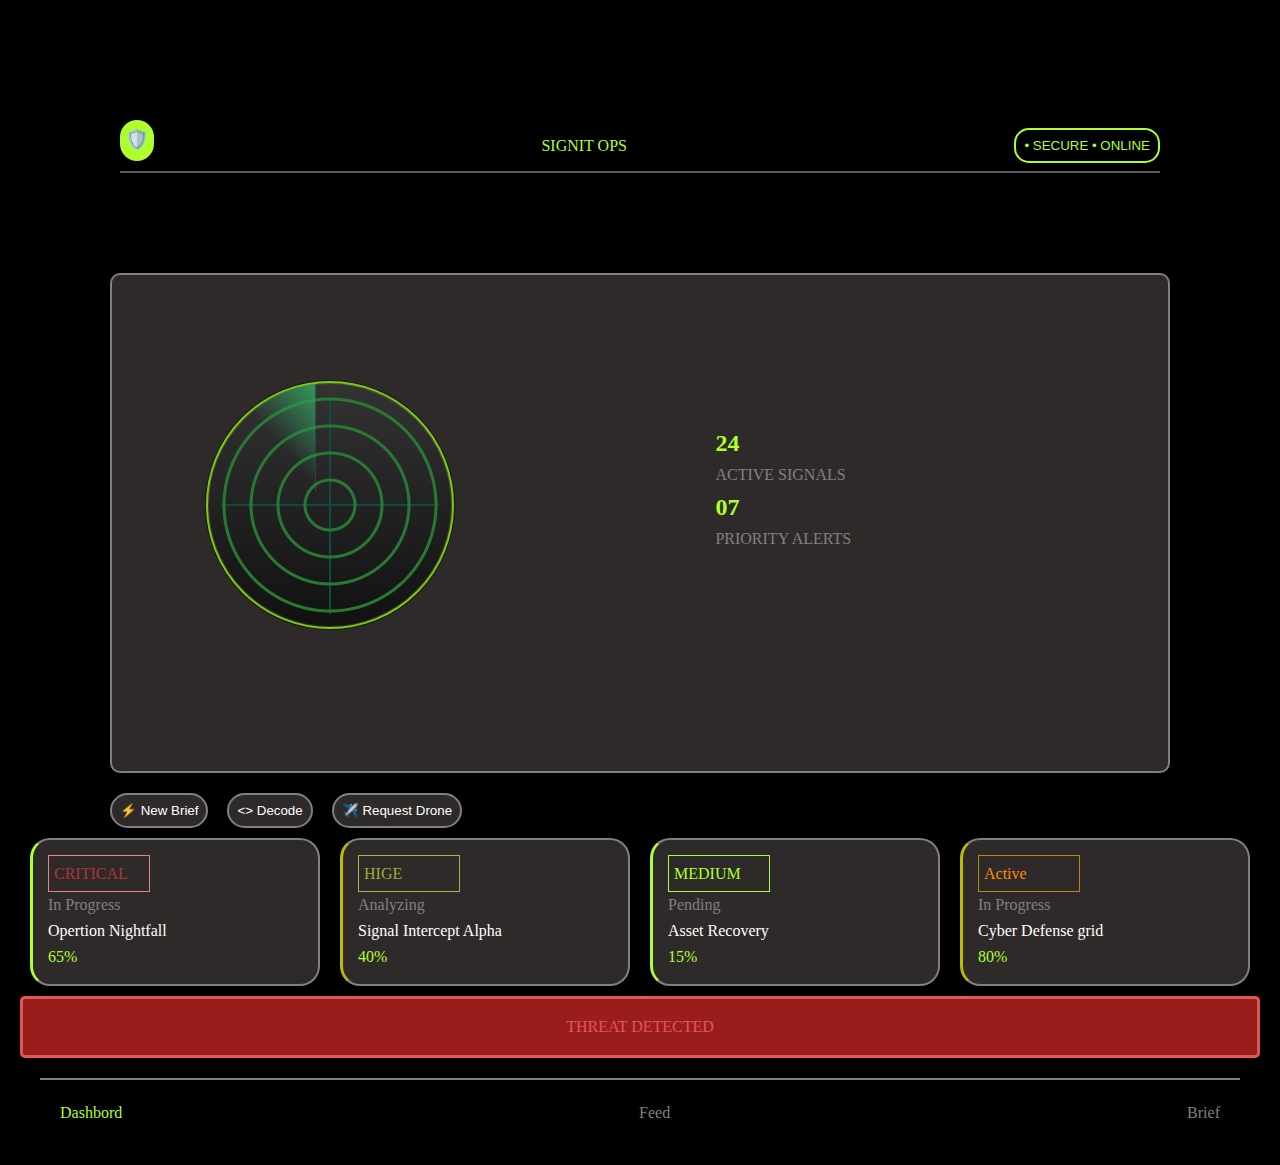
<file: index.html>
<!DOCTYPE html>
<html lang="en">

<head>
    <meta charset="UTF-8">
    <meta name="viewport" content="width=device-width, initial-scale=1.0">
    <title>Radar</title>
    <link rel="stylesheet" href="style.css">
</head>

<body>
    <div class="container">
        <nav class="navbar">
            <div class="logo">
                🛡️
                <!-- <img src="https://media.discordapp.net/attachments/1422164469110538303/1466333612961169533/shield.png?ex=697c5d18&is=697b0b98&hm=a2d01e8abd0fc8b1ffbcf401c3c147f5c2b24f053ee1112f82d58776ca7a5a75&=&format=webp&quality=lossless" alt=""> -->
            </div>
            <div class="nav-p">
                <p>SIGNIT OPS</p>
            </div>
            <div>
                <button type="button">• SECURE • ONLINE</button>
            </div>
        </nav>
        <div class="radar-container"> 
        <div class="radar">
            <div class='sweep'></div>
        </div>
        <div class="info">
            <h2> 24 </h2>
            <p>ACTIVE SIGNALS</p>
            <h2> 07 </h2>
            <p>PRIORITY ALERTS</p>
        </div>
        </div>
        <main>
            <section class="main-buttons">
                <button class="new-brief" type="button">⚡ New Brief</button>
                <button class="decode" type="button"> <> Decode</button>
                <button class="drone" type="button">✈️ Request Drone</button>
            </section>

            <section class="main-cards">
                <div class="card1">
                    <p class="littel-box">CRITICAL</p>
                    <p class="top-right">In Progress</p>
                    <p class="headline">Opertion Nightfall</p>
                    <p class="percent">65%</p>
                </div>
                <div class="card2">
                    <p class="littel-box">HIGE</p>
                    <p class="top-right">Analyzing</p>
                    <p class="headline">Signal Intercept Alpha</p>
                    <p class="percent">40%</p>
                </div>
                <div class="card3">
                    <p class="littel-box">MEDIUM</p>
                    <p class="top-right">Pending</p>
                    <p class="headline">Asset Recovery</p>
                    <p class="percent">15%</p>
                </div>
                <div class="card4">
                    <p class="littel-box">Active</p>
                    <p class="top-right">In Progress</p>
                    <p class="headline">Cyber Defense grid</p>
                    <p class="percent">80%</p>
                </div>
            </section>
            <section class="buttom-main">
                <p>THREAT DETECTED</p>
            </section>
        </main>
        <footer>
            <ul>
                <li id="color">Dashbord</li>
                <li>Feed</li>
                <li>Brief</li>
            </ul>
        </footer>
    </div>

</body>

</html>
</file>
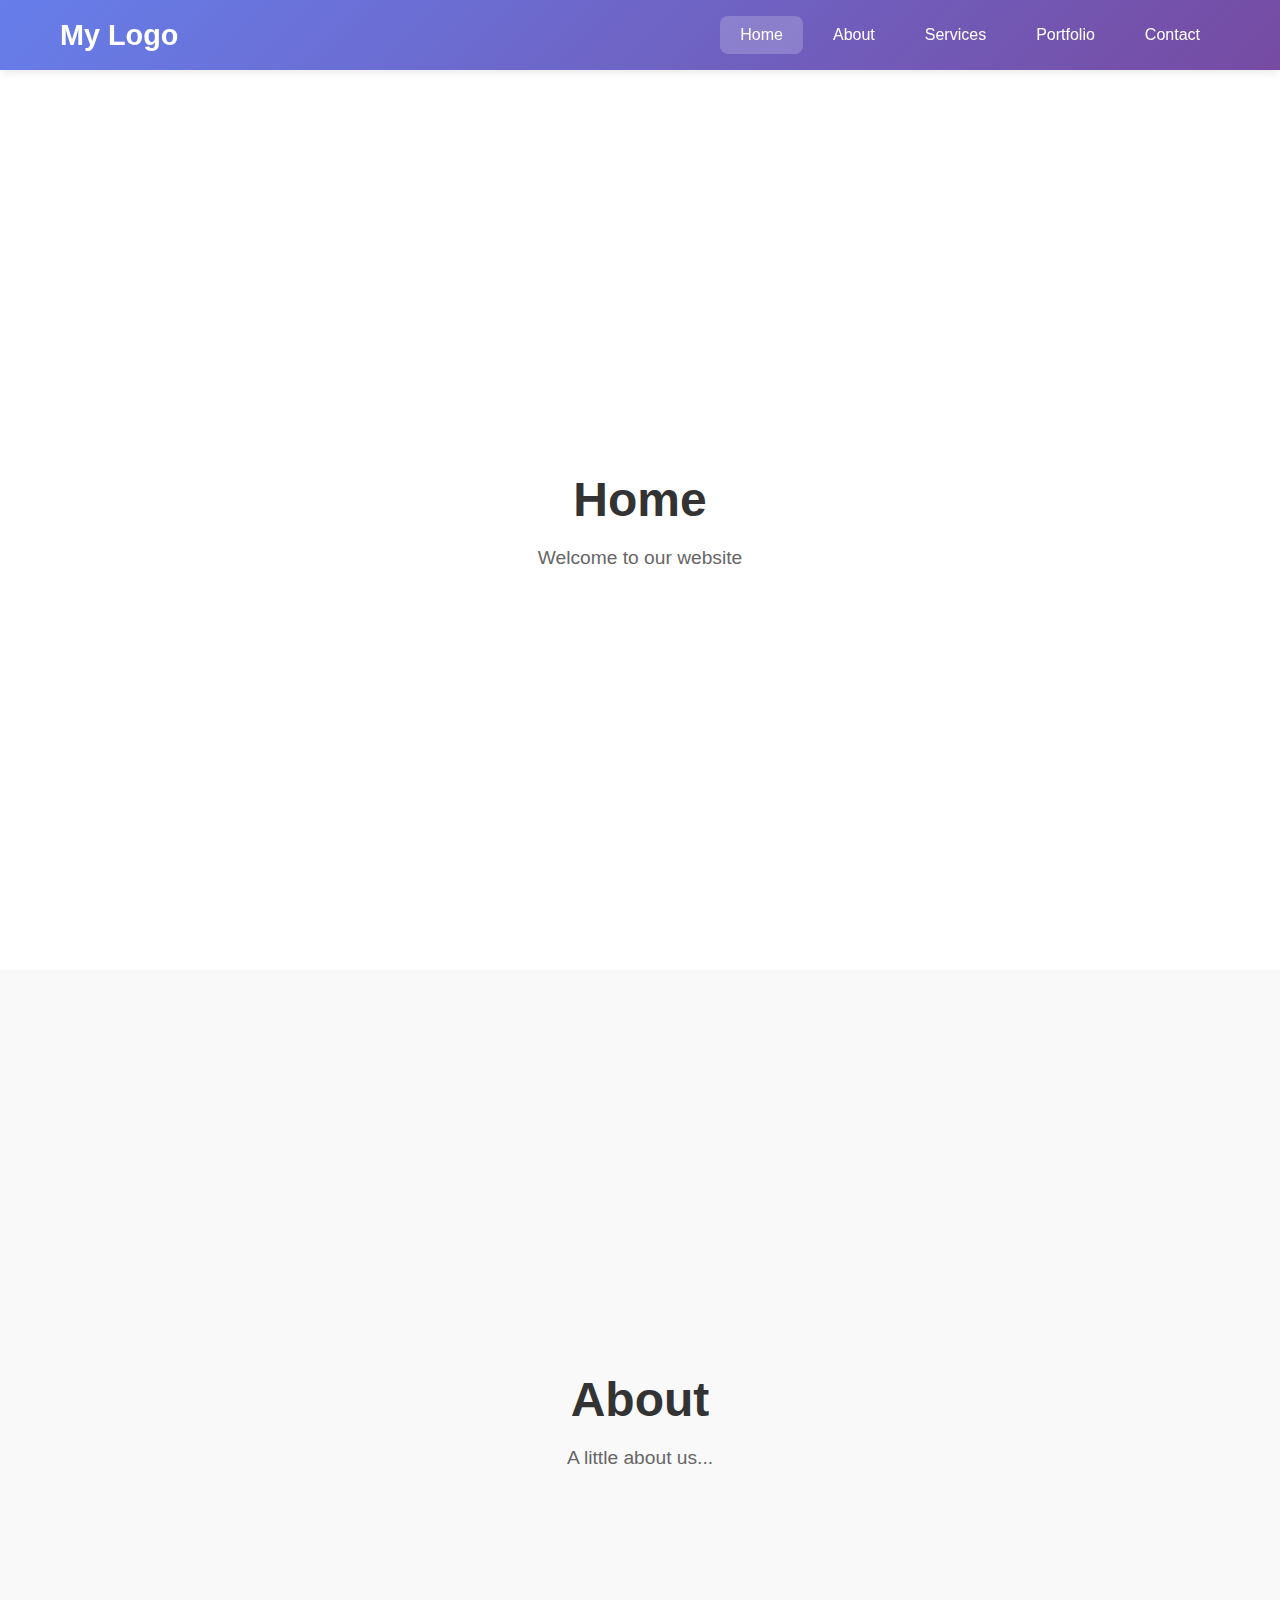
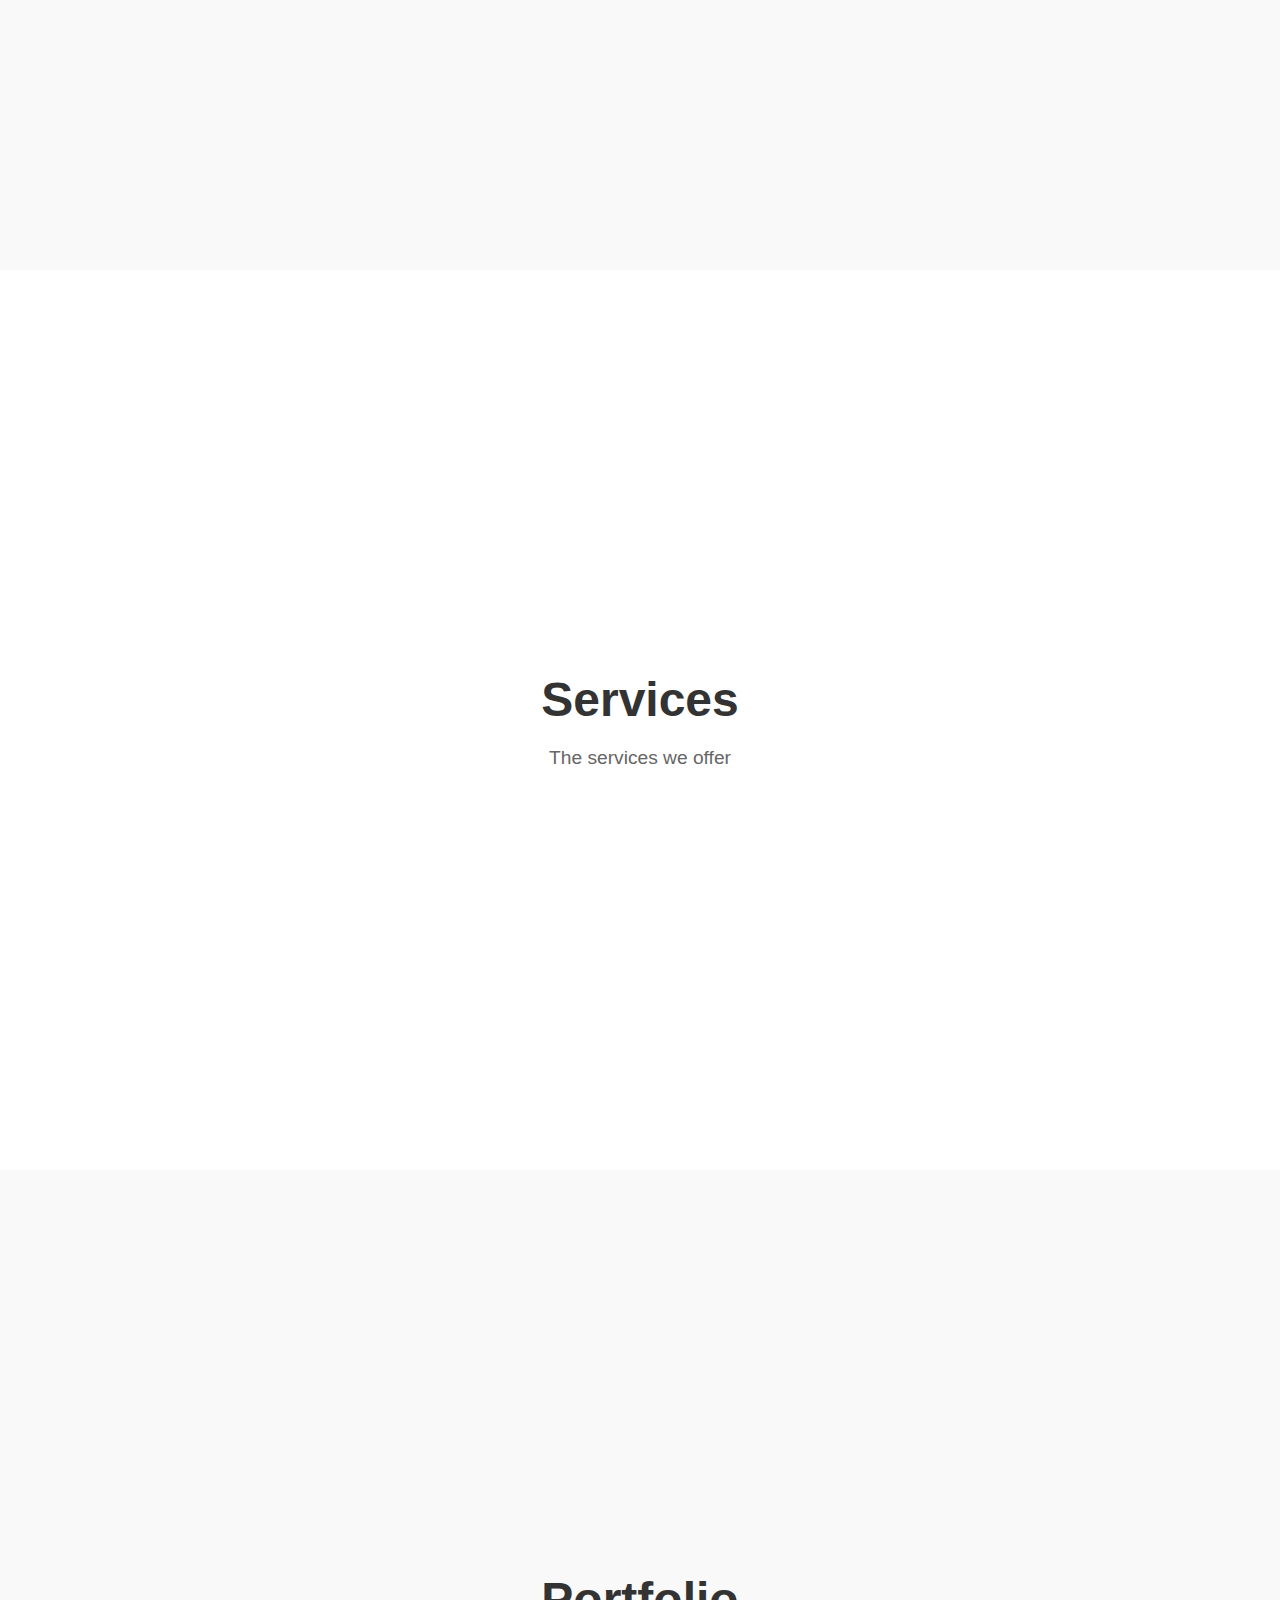
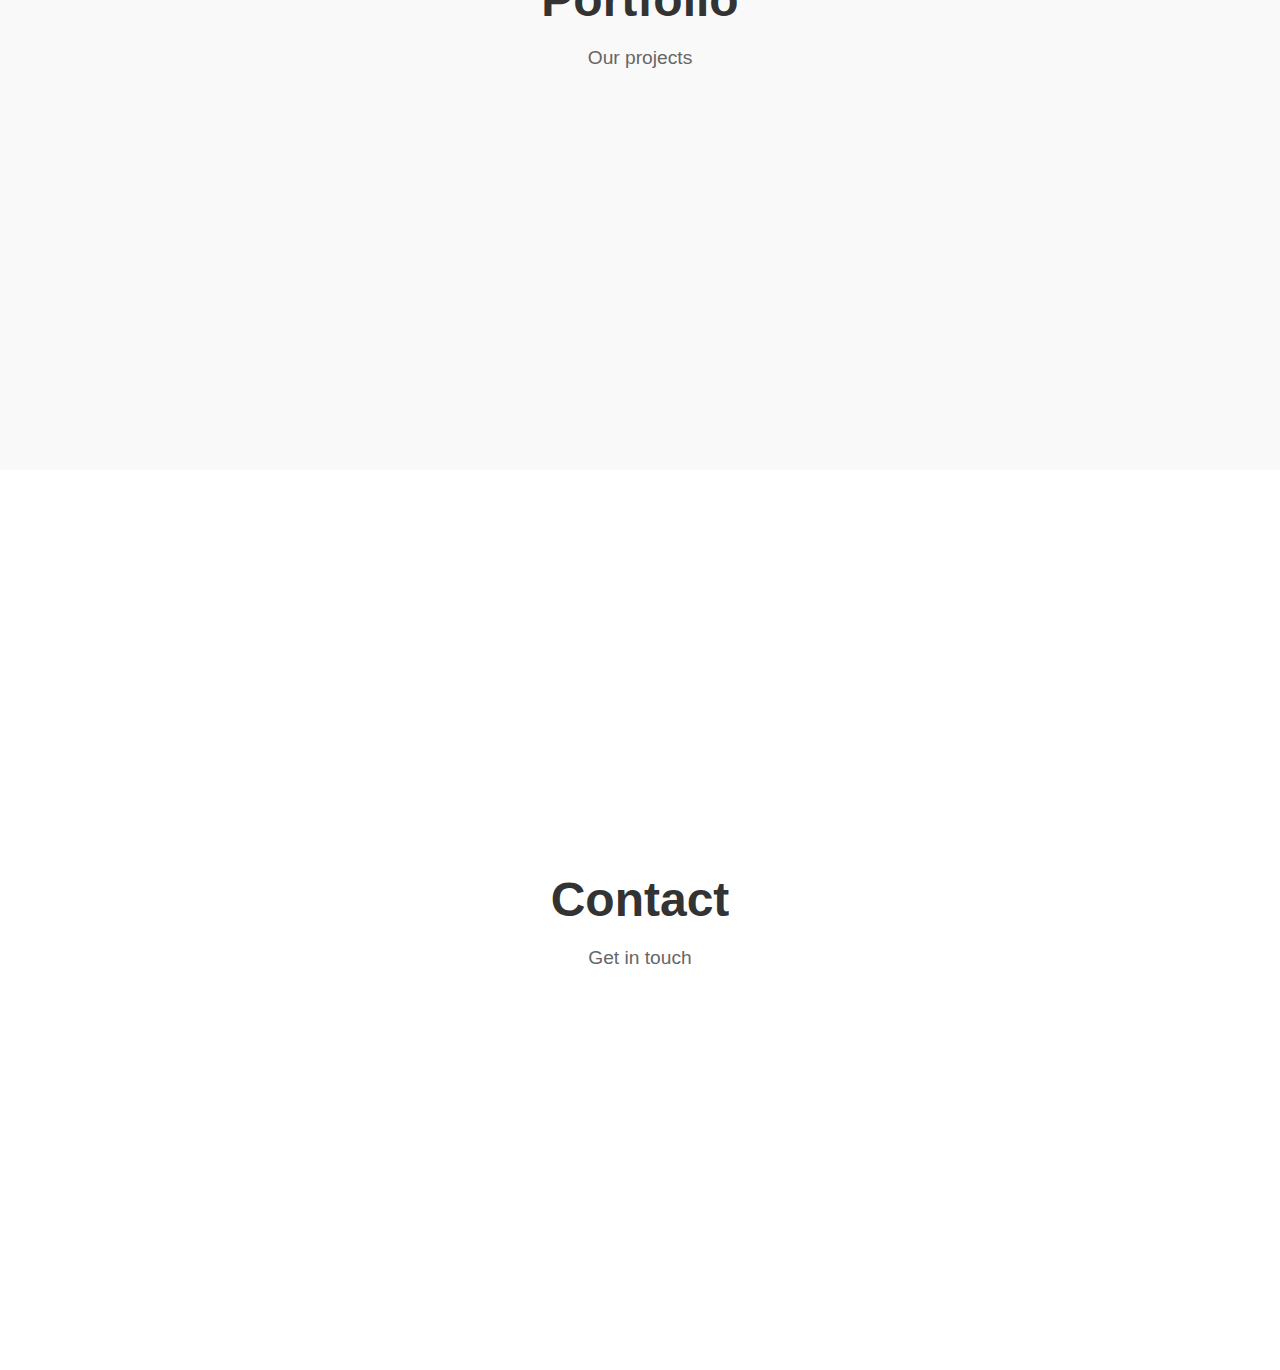
<file: navbar/index.html>
<!DOCTYPE html>
<html lang="en">
<head>
    <meta charset="UTF-8">
    <meta name="viewport" content="width=device-width, initial-scale=1.0">
    <title>navbar - Navigation Component</title>
    <link rel="stylesheet" href="styles.css">
</head>
<body>
    <nav class="navbar">
        <div class="nav-container">
            <div class="nav-brand">
                <h2>My Logo</h2>
            </div>
            
            <button class="nav-toggle" id="navToggle">
                <span></span>
                <span></span>
                <span></span>
            </button>
            
            <ul class="nav-menu" id="navMenu">
                <li class="nav-item">
                    <a href="#home" class="nav-link active">Home</a>
                </li>
                <li class="nav-item">
                    <a href="#about" class="nav-link">About</a>
                </li>
                <li class="nav-item">
                    <a href="#services" class="nav-link">Services</a>
                </li>
                <li class="nav-item">
                    <a href="#portfolio" class="nav-link">Portfolio</a>
                </li>
                <li class="nav-item">
                    <a href="#contact" class="nav-link">Contact</a>
                </li>
            </ul>
        </div>
    </nav>
    
    <main class="main-content">
        <section id="home" class="section">
            <h1>Home</h1>
            <p>Welcome to our website</p>
        </section>
        
        <section id="about" class="section">
            <h1>About</h1>
            <p>A little about us...</p>
        </section>
        
        <section id="services" class="section">
            <h1>Services</h1>
            <p>The services we offer</p>
        </section>
        
        <section id="portfolio" class="section">
            <h1>Portfolio</h1>
            <p>Our projects</p>
        </section>
        
        <section id="contact" class="section">
            <h1>Contact</h1>
            <p>Get in touch</p>
        </section>
    </main>
</body>
</html>
</file>
<file: style.css>
* {
    margin: 0;
    padding: 0;
    box-sizing: border-box;
}

body {
    background-color: black;
    padding: 20px;
    line-height: 1.6;
}

.contanier {
    max-width: 1200px;
    margin: 0 auto;
    padding: 40px;
    display: grid;
    grid-template-areas:
        "nav nav nav"
        "radar radar radar"
        "main main main"
        "footer footer footer";
}

.navbar {
    grid-area: nav;
    display: flex;
    color: greenyellow;
    justify-content: space-between;
    align-items: center;
    border-bottom: 2px solid rgb(93, 92, 92);
    margin: 100px;
}

.navbar .logo {
    background-color: greenyellow;
    border-radius: 50px;
    font-size: larger;
    padding: 5px;
    margin-bottom: 10px;
}

.navbar button {
    background-color: black;
    color: greenyellow;
    border: 2px solid greenyellow;
    border-radius: 15px;
    padding: 8px;
}

.navbar button:hover {
    background-color: green;
}

.radar-container {
    position: relative;
    grid-area: radar;
    background-color: rgb(46 42 42);
    border: 2px solid gray;
    height: 500px;
    margin-right: 90px;
    margin-left: 90px;
    border-radius: 10px;
    display: flex;
    justify-content: space-between;
}

.radar-container:hover {
    border-color: greenyellow;
}

.radar {
    position: absolute;
    overflow: hidden;
    top: 45%;
    left: 20%;
    margin: -117px;
    width: 248px;
    height: 248px;
    border-radius: 50%;
    box-shadow: 0 0 0 1px hsla(0, 0%, 0%, 0.5),
        inset 0 0 0 1px hsla(0, 0%, 100%, 0.15);
    background:
        repeating-radial-gradient(transparent 0 23px, #287a33 24px 26px, #0000 27px),
        linear-gradient(transparent 49.75%, #0e4c42 0 50.25%, transparent 0) 50% no-repeat,
        linear-gradient(90deg, transparent 49.75%, #0e4c42 0 50.25%, transparent 0) 50% no-repeat,
        linear-gradient(#333, #111);
    background-size: 100%, 218px 218px, 218px 218px, 100%;
    border: 2px solid rgb(125, 203, 8);
}

.sweep {
    box-sizing: border-box;
    top: 16px;
    left: 16px;
    border-right: solid 1px hsla(145, 50%, 40%, .3);
    width: 108px;
    height: 108px;
    border-radius: 100% 0 0 0;
    transform-origin: 100% 100%;
    background: linear-gradient(50deg, rgba(34, 34, 34, 0) 56%, hsla(145, 50%, 40%, 1));
    animation: sweep 5s infinite linear;
}

@keyframes sweep {
    to {
        transform: rotate(360deg);
    }
}

.info {
    grid-area: info;
    position: absolute;
    top: 30%;
    right: 30%;
}

.info h2 {
    color: greenyellow;
}

.info p {
    color: gray;
}

main {
    grid-area: main;
}

.main-buttons button {
    color: white;
    background-color: rgb(46 42 42);
    border: 2px solid gray;
    padding: 8px;
    border-radius: 20px;
    margin-top: 20px;
}

.main-buttons button:hover {
    background-color: rgb(2, 69, 2);
    border-color: rgb(82, 125, 16);
}

.main-buttons .new-brief {
    margin-left: 90px;
}

.main-buttons .decode {
    margin-left: 15px;
    margin-right: 15px;
}

.main-cards {
    display: flex;
    align-items: center;
    justify-content: center;
}

.main-cards .card1 {
    background-color: rgb(46 42 42);
    border: 2px solid gray;
    padding: 15px;
    margin: 10px;
    border-radius: 20px;
    width: 25%;
    border-left: 3px solid greenyellow;
}

.card1 .littel-box {
    color: rgb(172, 55, 55);
    border: 1px solid rgb(234, 129, 129);
    width: 40%;
    padding: 5px;
}

.card2 .littel-box {
    color: rgb(157, 172, 55);
    border: 1px solid rgb(173, 179, 74);
    width: 40%;
    padding: 5px;
}

.card3 .littel-box {
    color: greenyellow;
    border: 1px solid greenyellow;
    width: 40%;
    padding: 5px;
}

.card4 .littel-box {
    color: darkorange;
    border: 1px solid darkgoldenrod;
    width: 40%;
    padding: 5px;
}


.main-cards .card2 {
    background-color: rgb(46 42 42);
    border: 2px solid gray;
    padding: 15px;
    margin: 10px;
    border-radius: 20px;
    width: 25%;
    border-left: 3px solid rgb(188, 188, 3);

}

.main-cards .card1:hover {
    border-color: greenyellow;
    transform: scale(1.2);
    transform: translate(-30px, -30px);
}

.main-cards .card2:hover {
    border-color: greenyellow;
    transform: scale(1.2);
    transform: translate(-30px, -30px);
}

.main-cards .card3:hover {
    border-color: greenyellow;
    transform: scale(1.2);
    transform: translate(-30px, -30px);
}

.main-cards .card4:hover {
    border-color: greenyellow;
    transform: scale(1.2);
    transform: translate(-30px, -30px);
}

.main-cards .card3 {
    background-color: rgb(46 42 42);
    border: 2px solid gray;
    padding: 15px;
    margin: 10px;
    border-radius: 20px;
    width: 25%;
    border-left: 3px solid greenyellow;

}

.main-cards .card4 {
    background-color: rgb(46 42 42);
    border: 2px solid gray;
    padding: 15px;
    margin: 10px;
    border-radius: 20px;
    width: 25%;
    border-left: 3px solid rgb(188, 188, 3);

}

.main-cards:nth-child(odd) {
    border-left: 2px solid rgb(116, 116, 4);
}

.main-cards .headline {
    color: white;
}

.main-cards .top-right {
    color: gray;
}

.main-cards .percent {
    color: greenyellow;
}

.buttom-main {
    background-color: rgb(153, 29, 29);
    display: inline-block;
    width: 100%;
    padding: 15px;
    text-align: center;
    border-radius: 5px;
    border: 3px solid rgb(229, 85, 85);
    color: rgb(229, 85, 85);
}

.buttom-main:hover {
    transform: scale(1.5);
}

footer {
    grid-area: footer;
    border-top: 2px solid gray;
    margin: 20px;
}
footer ul {
    margin: 20px;
    color: gray;
    display: flex;
    justify-content: space-between;
    align-items: center;
    list-style: none;
}
footer li:hover {
    color: greenyellow;
    transform: scale(1.2);
}

#color {
    color: greenyellow;
}
</file>
<file: navbar/styles.css>
* {
    margin: 0;
    padding: 0;
    box-sizing: border-box;
}

body {
    font-family: 'Segoe UI', Tahoma, Geneva, Verdana, sans-serif;
    background: #f5f5f5;
}

/* Navbar Styles */
.navbar {
    background: linear-gradient(135deg, #667eea 0%, #764ba2 100%);
    box-shadow: 0 2px 10px rgba(0, 0, 0, 0.1);
    position: fixed;
    top: 0;
    left: 0;
    right: 0;
    z-index: 1000;
}

.nav-container {
    max-width: 1200px;
    margin: 0 auto;
    padding: 0 20px;
    display: flex;
    justify-content: space-between;
    align-items: center;
    height: 70px;
}

.nav-brand h2 {
    color: white;
    font-size: 1.8rem;
}

.nav-menu {
    display: flex;
    list-style: none;
    gap: 10px;
}

.nav-item {
    position: relative;
}

.nav-link {
    color: white;
    text-decoration: none;
    padding: 10px 20px;
    border-radius: 8px;
    transition: all 0.3s ease;
    display: block;
    font-weight: 500;
}

.nav-link:hover,
.nav-link.active {
    background: rgba(255, 255, 255, 0.2);
}

.nav-toggle {
    display: none;
    flex-direction: column;
    background: none;
    border: none;
    cursor: pointer;
    padding: 5px;
}

.nav-toggle span {
    width: 25px;
    height: 3px;
    background: white;
    margin: 3px 0;
    transition: all 0.3s ease;
    border-radius: 3px;
}

/* Main Content */
.main-content {
    margin-top: 70px;
}

.section {
    min-height: 100vh;
    display: flex;
    flex-direction: column;
    justify-content: center;
    align-items: center;
    padding: 40px 20px;
}

.section:nth-child(odd) {
    background: #fff;
}

.section:nth-child(even) {
    background: #f9f9f9;
}

.section h1 {
    font-size: 3rem;
    color: #333;
    margin-bottom: 20px;
}

.section p {
    font-size: 1.2rem;
    color: #666;
}

/* Mobile Responsive */
@media (max-width: 768px) {
    .nav-toggle {
        display: flex;
    }
    
    .nav-menu {
        position: fixed;
        right: -100%;
        top: 70px;
        flex-direction: column;
        background: linear-gradient(135deg, #667eea 0%, #764ba2 100%);
        width: 100%;
        text-align: center;
        transition: 0.3s;
        box-shadow: 0 10px 27px rgba(0, 0, 0, 0.2);
        padding: 20px 0;
        gap: 0;
    }
    
    .nav-menu.active {
        right: 0;
    }
    
    .nav-item {
        margin: 10px 0;
    }
    
    .nav-toggle.active span:nth-child(1) {
        transform: rotate(-45deg) translate(-5px, 6px);
    }
    
    .nav-toggle.active span:nth-child(2) {
        opacity: 0;
    }
    
    .nav-toggle.active span:nth-child(3) {
        transform: rotate(45deg) translate(-5px, -6px);
    }
    
    .section h1 {
        font-size: 2rem;
    }
    
    .section p {
        font-size: 1rem;
    }
}
</file>
